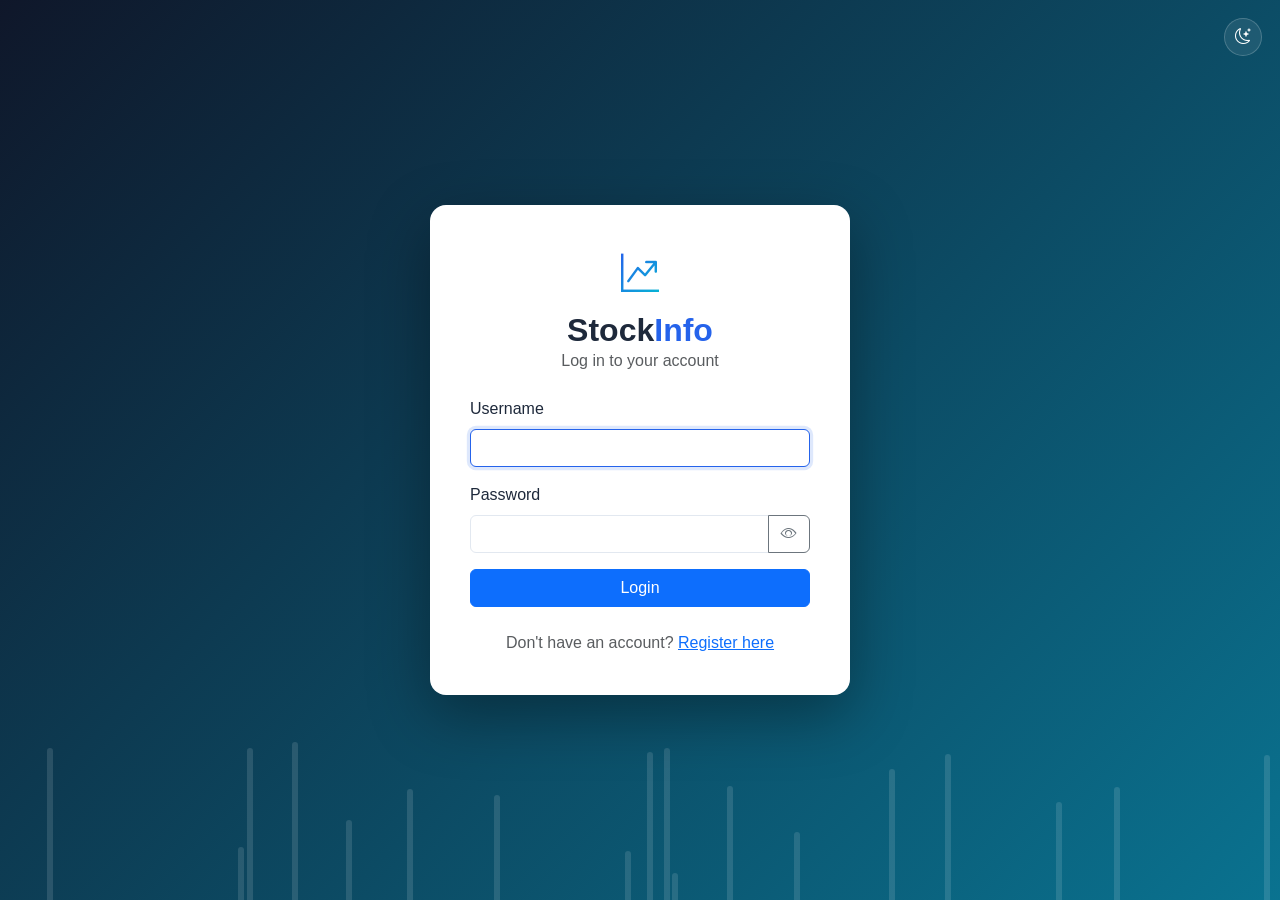
<file: stockinfo-frontend/index.html>
<!DOCTYPE html>
<html lang="en">
<head>
  <meta charset="UTF-8">
  <meta name="viewport" content="width=device-width, initial-scale=1.0">
  <title>Login | StockInfo</title>
  <link href="https://cdn.jsdelivr.net/npm/bootstrap@5.3.3/dist/css/bootstrap.min.css" rel="stylesheet">
  <link rel="stylesheet" href="https://cdn.jsdelivr.net/npm/bootstrap-icons@1.11.3/font/bootstrap-icons.css">
  <link rel="stylesheet" href="css/style.css">
</head>
<body>

<div class="auth-wrapper">
  <div class="auth-bg-bars" id="authBgBars"></div>

  <button class="theme-toggle-btn theme-toggle-floating" onclick="Theme.toggle()" title="Toggle dark/light mode">
    <i class="bi bi-moon-stars theme-toggle-icon"></i>
  </button>

  <div class="auth-card">
    <div class="text-center mb-4">
      <i class="bi bi-graph-up-arrow brand-icon"></i>
      <h2 class="mt-2 mb-0">Stock<span style="color:var(--primary)">Info</span></h2>
      <p class="text-muted mb-0">Log in to your account</p>
    </div>

    <div id="loginError" class="alert alert-danger d-none" role="alert"></div>

    <form id="loginForm">
      <div class="mb-3">
        <label class="form-label">Username</label>
        <input type="text" class="form-control" id="username" required autofocus>
      </div>
      <div class="mb-3">
        <label class="form-label">Password</label>
        <div class="input-group">
          <input type="password" class="form-control" id="password" required>
          <button class="btn btn-outline-secondary" type="button" id="togglePassword" tabindex="-1">
            <i class="bi bi-eye" id="togglePasswordIcon"></i>
          </button>
        </div>
      </div>
      <button type="submit" class="btn btn-primary w-100" id="loginBtn">
        <span id="loginBtnText">Login</span>
        <span id="loginSpinner" class="spinner-border spinner-border-sm d-none ms-1"></span>
      </button>
    </form>

    <p class="text-center mt-4 mb-0 text-muted">
      Don't have an account? <a href="register.html">Register here</a>
    </p>
  </div>
</div>

<script src="https://cdn.jsdelivr.net/npm/bootstrap@5.3.3/dist/js/bootstrap.bundle.min.js"></script>
<script src="js/api.js"></script>
<script>
  if (Auth.isLoggedIn()) {
    window.location.href = "dashboard.html";
  }
  Theme.updateIcons();

  (function renderBars() {
    const container = document.getElementById("authBgBars");
    const count = 18;
    for (let i = 0; i < count; i++) {
      const bar = document.createElement("span");
      const left = Math.random() * 100;
      const height = 40 + Math.random() * 140;
      const delay = Math.random() * 8;
      const duration = 6 + Math.random() * 6;
      bar.style.left = `${left}%`;
      bar.style.height = `${height}px`;
      bar.style.animationDelay = `${delay}s`;
      bar.style.animationDuration = `${duration}s`;
      container.appendChild(bar);
    }
  })();

  document.getElementById("togglePassword").addEventListener("click", () => {
    const pwd = document.getElementById("password");
    const icon = document.getElementById("togglePasswordIcon");
    const isHidden = pwd.type === "password";
    pwd.type = isHidden ? "text" : "password";
    icon.className = isHidden ? "bi bi-eye-slash" : "bi bi-eye";
  });

  document.getElementById("loginForm").addEventListener("submit", async (e) => {
    e.preventDefault();

    const errorBox = document.getElementById("loginError");
    const btn = document.getElementById("loginBtn");
    const btnText = document.getElementById("loginBtnText");
    const spinner = document.getElementById("loginSpinner");

    errorBox.classList.add("d-none");
    btn.disabled = true;
    btnText.textContent = "Logging in...";
    spinner.classList.remove("d-none");

    try {
      const username = document.getElementById("username").value.trim();
      const password = document.getElementById("password").value;
      await Auth.login(username, password);
      window.location.href = "dashboard.html";
    } catch (err) {
      errorBox.textContent = err.message || "Login failed. Please check your credentials.";
      errorBox.classList.remove("d-none");
      btn.disabled = false;
      btnText.textContent = "Login";
      spinner.classList.add("d-none");
    }
  });
</script>
</body>
</html>
</file>
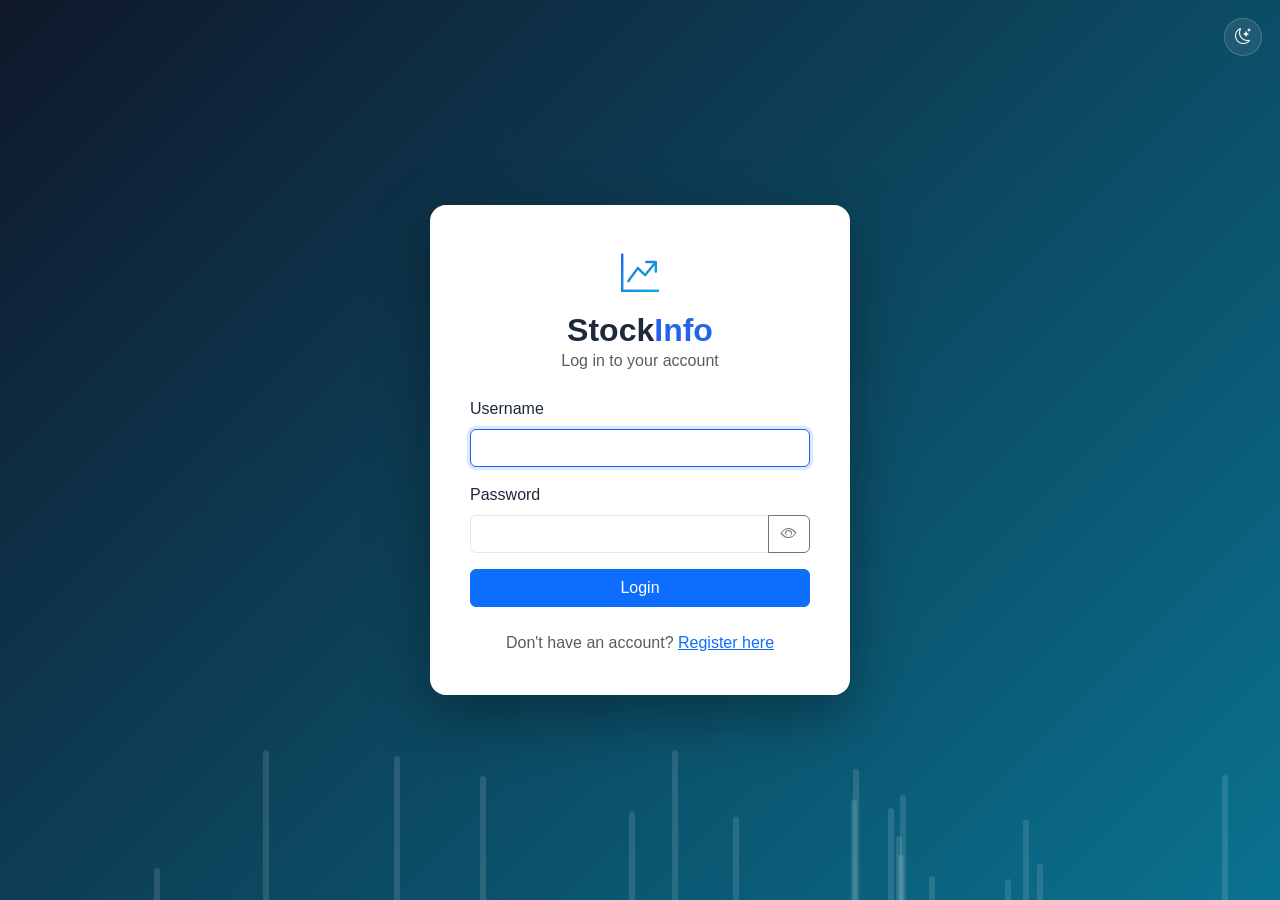
<file: stockinfo-frontend/admin.html>
<!DOCTYPE html>
<html lang="en">
<head>
<meta charset="UTF-8">
<meta name="viewport" content="width=device-width, initial-scale=1.0">
<title>Admin Panel | StockInfo</title>
<link href="https://cdn.jsdelivr.net/npm/bootstrap@5.3.3/dist/css/bootstrap.min.css" rel="stylesheet">
<link rel="stylesheet" href="https://cdn.jsdelivr.net/npm/bootstrap-icons@1.11.3/font/bootstrap-icons.css">
<link rel="stylesheet" href="css/style.css">
</head>
<body>

<div id="navbarContainer"></div>

<div class="container-fluid main-content">
  <h3 class="page-title">Admin Panel</h3>
  <p class="page-subtitle">Manage stocks, prices, and users</p>

  <div class="row g-3 mb-4" id="statsRow"></div>

  <ul class="nav nav-tabs mb-3">
    <li class="nav-item"><button class="nav-link active" data-bs-toggle="tab" data-bs-target="#stocksTab">Manage Stocks</button></li>
    <li class="nav-item"><button class="nav-link" data-bs-toggle="tab" data-bs-target="#usersTab">Users</button></li>
  </ul>

  <div class="tab-content">
    <!-- Stocks tab -->
    <div class="tab-pane fade show active" id="stocksTab">
      <div class="card p-3 mb-3">
        <h6 class="fw-bold mb-3">Add New Stock</h6>
        <form id="addStockForm" class="row g-2">
          <div class="col-md-2"><input class="form-control" id="newSymbol" placeholder="Symbol" required></div>
          <div class="col-md-3"><input class="form-control" id="newCompanyName" placeholder="Company Name" required></div>
          <div class="col-md-2"><input class="form-control" id="newSector" placeholder="Sector" required></div>
          <div class="col-md-2"><input class="form-control" id="newPrice" type="number" step="0.01" placeholder="Price" required></div>
          <div class="col-md-3"><button class="btn btn-primary w-100" type="submit">Add Stock</button></div>
        </form>
      </div>

      <div class="table-responsive">
        <table class=<table class="table table-hover align-middle">
          <thead>
            <tr><th>Symbol</th><th>Company</th><th>Sector</th><th>Price</th><th>Change</th><th>Update Price</th><th></th></tr>
          </thead>
          <tbody id="adminStocksBody"></tbody>
        </table>
      </div>
    </div>

    <!-- Users tab -->
    <div class="tab-pane fade" id="usersTab">
      <div class="table-responsive">
        <table class="table table-hover align-middle">
          <thead>
            <tr><th>Name</th><th>Username</th><th>Email</th><th>Role</th><th>Wallet Balance</th></tr>
          </thead>
          <tbody id="usersBody"></tbody>
        </table>
      </div>
    </div>
  </div>
</div>

<div class="toast-container position-fixed bottom-0 end-0 p-3">
  <div id="appToast" class="toast text-bg-success" role="alert">
    <div class="d-flex">
      <div class="toast-body"></div>
      <button type="button" class="btn-close btn-close-white me-2 m-auto" data-bs-dismiss="toast"></button>
    </div>
  </div>
</div>

<script src="https://cdn.jsdelivr.net/npm/bootstrap@5.3.3/dist/js/bootstrap.bundle.min.js"></script>
<script src="js/api.js"></script>
<script src="js/admin.js"></script>
</body>
</html>
</file>
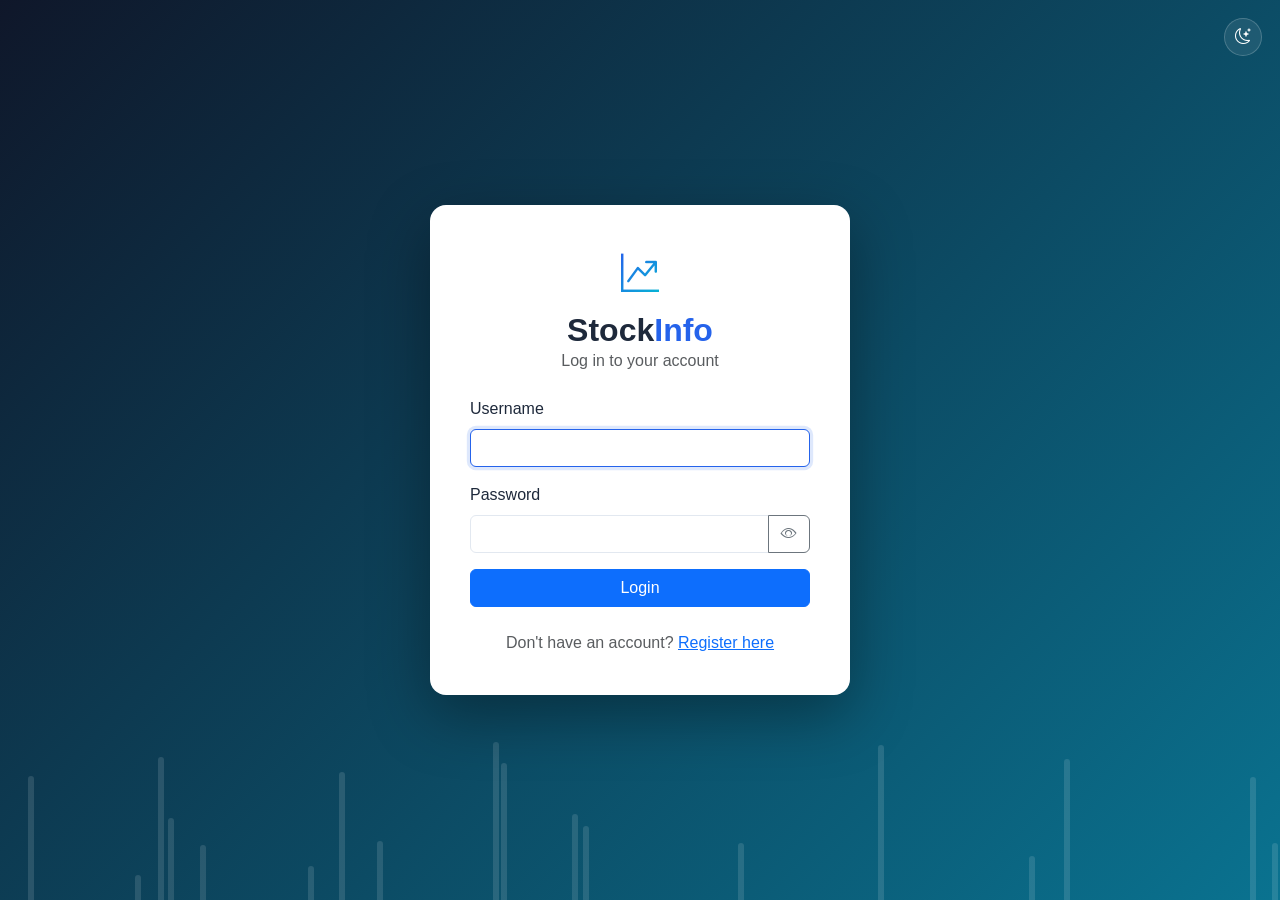
<file: stockinfo-frontend/dashboard.html>
<!DOCTYPE html>
<html lang="en">
<head>
    <meta charset="UTF-8">
    <meta name="viewport" content="width=device-width, initial-scale=1.0">
    <title>Dashboard | StockInfo</title>
    <link href="https://cdn.jsdelivr.net/npm/bootstrap@5.3.3/dist/css/bootstrap.min.css" rel="stylesheet">
    <link rel="stylesheet" href="https://cdn.jsdelivr.net/npm/bootstrap-icons@1.11.3/font/bootstrap-icons.css">
    <link rel="stylesheet" href="css/style.css">
</head>
<body>

<div id="navbarContainer"></div>

<div class="container-fluid main-content">
    <h3 class="page-title">Dashboard</h3>
    <p class="page-subtitle">Your portfolio at a glance</p>

    <div id="loadingWrap" class="spinner-wrap"><div class="spinner-border text-primary"></div></div>

    <div id="dashboardContent" class="d-none">

        <div class="row g-3 mb-4">
            <div class="col-md-3 col-6">
                <div class="stat-card dark">
                    <div class="stat-label">Wallet Balance</div>
                    <div class="stat-value" id="walletBalance">₹0.00</div>
                </div>
            </div>
            <div class="col-md-3 col-6">
                <div class="stat-card">
                    <div class="stat-label">Portfolio Value</div>
                    <div class="stat-value" id="portfolioValue">₹0.00</div>
                </div>
            </div>
            <div class="col-md-3 col-6">
                <div class="stat-card" id="plCard">
                    <div class="stat-label">Total Profit/Loss</div>
                    <div class="stat-value" id="totalPL">₹0.00</div>
                </div>
            </div>
            <div class="col-md-3 col-6">
                <div class="stat-card dark">
                    <div class="stat-label">Holdings / Watchlist</div>
                    <div class="stat-value"><span id="holdingsCount">0</span> / <span id="watchlistCount">0</span></div>
                </div>
            </div>
        </div>

        <div class="row g-3">
            <div class="col-lg-7">
                <div class="card p-3 h-100">
                    <h6 class="fw-bold mb-3"><i class="bi bi-briefcase me-1"></i>Top Holdings</h6>
                    <div class="table-responsive">
                        <table class="table table-hover align-middle mb-0">
                            <thead>
                            <tr><th>Stock</th><th>Qty</th><th>Avg Price</th><th>Current</th><th>P&L</th></tr>
                            </thead>
                            <tbody id="topHoldingsBody">
                            <tr><td colspan="5" class="text-center text-muted">No holdings yet</td></tr>
                            </tbody>
                        </table>
                    </div>
                    <a href="portfolio.html" class="btn btn-sm btn-outline-primary mt-2 align-self-start">View Full Portfolio</a>
                </div>
            </div>

            <div class="col-lg-5">
                <div class="card p-3 h-100">
                    <h6 class="fw-bold mb-3"><i class="bi bi-clock-history me-1"></i>Recent Transactions</h6>
                    <ul class="list-group list-group-flush" id="recentTxnList">
                        <li class="list-group-item text-center text-muted">No transactions yet</li>
                    </ul>
                    <a href="transactions.html" class="btn btn-sm btn-outline-primary mt-2 align-self-start">View All</a>
                </div>
            </div>
        </div>

        <div class="text-center mt-4">
            <a href="stocks.html" class="btn btn-primary"><i class="bi bi-graph-up me-1"></i>Explore Market &amp; Buy Stocks</a>
        </div>
    </div>
</div>

<div class="toast-container position-fixed bottom-0 end-0 p-3">
    <div id="appToast" class="toast text-bg-success" role="alert">
        <div class="d-flex">
            <div class="toast-body"></div>
            <button type="button" class="btn-close btn-close-white me-2 m-auto" data-bs-dismiss="toast"></button>
        </div>
    </div>
</div>

<script src="https://cdn.jsdelivr.net/npm/bootstrap@5.3.3/dist/js/bootstrap.bundle.min.js"></script>
<script src="js/api.js"></script>
<script src="js/dashboard.js"></script>
</body>
</html>
</file>
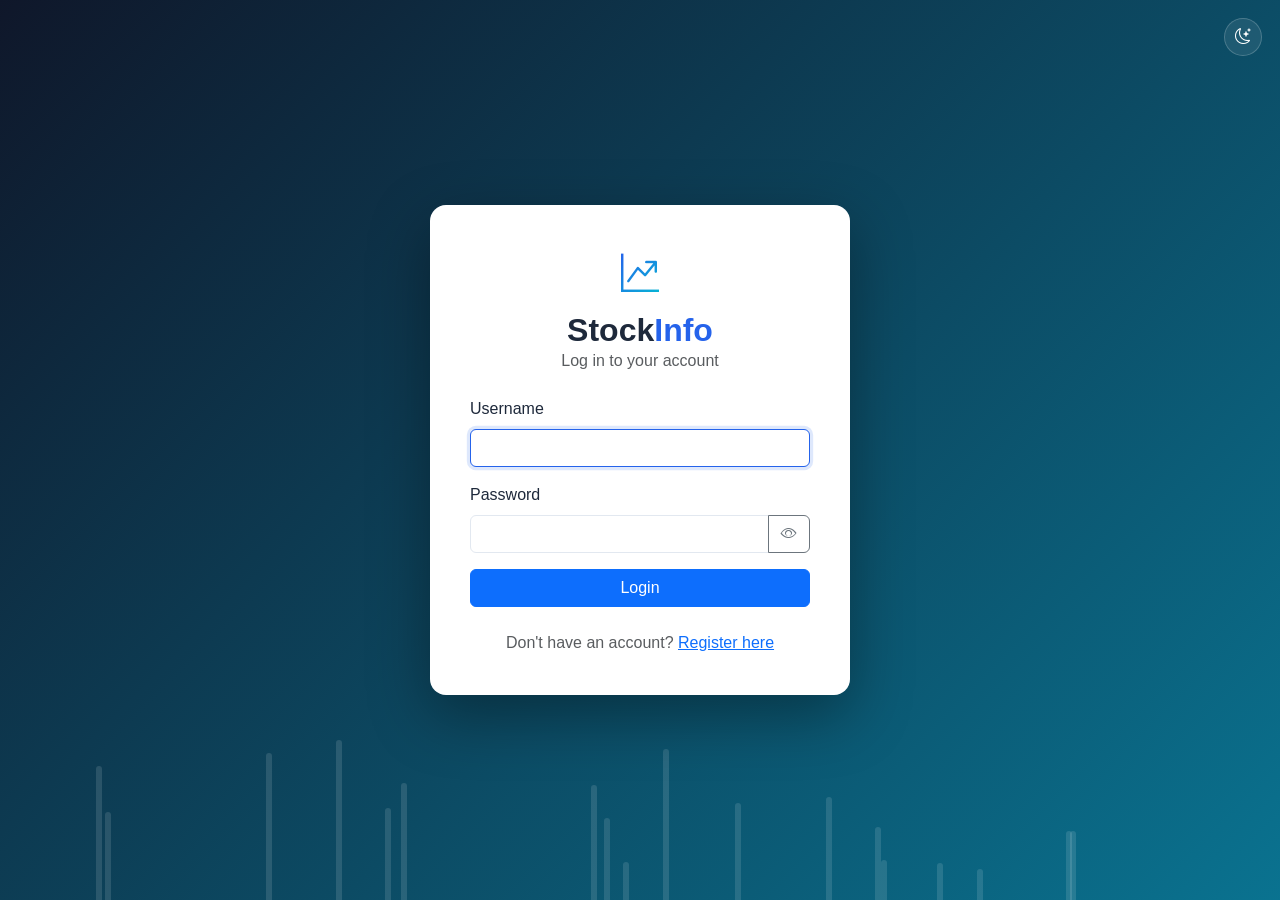
<file: stockinfo-frontend/portfolio.html>
<!DOCTYPE html>
<html lang="en">
<head>
    <meta charset="UTF-8">
    <meta name="viewport" content="width=device-width, initial-scale=1.0">
    <title>Portfolio | StockInfo</title>
    <link href="https://cdn.jsdelivr.net/npm/bootstrap@5.3.3/dist/css/bootstrap.min.css" rel="stylesheet">
    <link rel="stylesheet" href="https://cdn.jsdelivr.net/npm/bootstrap-icons@1.11.3/font/bootstrap-icons.css">
    <link rel="stylesheet" href="css/style.css">
</head>
<body>

<div id="navbarContainer"></div>

<div class="container-fluid main-content">
    <h3 class="page-title">My Portfolio</h3>
    <p class="page-subtitle">All your current holdings</p>

    <div id="loadingWrap" class="spinner-wrap"><div class="spinner-border text-primary"></div></div>

    <div id="portfolioContent" class="d-none">

        <div class="row g-3 mb-4">
            <div class="col-md-4 col-6">
                <div class="stat-card dark">
                    <div class="stat-label">Total Invested</div>
                    <div class="stat-value" id="totalInvested">₹0.00</div>
                </div>
            </div>
            <div class="col-md-4 col-6">
                <div class="stat-card">
                    <div class="stat-label">Current Value</div>
                    <div class="stat-value" id="currentValue">₹0.00</div>
                </div>
            </div>
            <div class="col-md-4 col-12">
                <div class="stat-card" id="plCard">
                    <div class="stat-label">Total P&L</div>
                    <div class="stat-value" id="totalPL">₹0.00</div>
                </div>
            </div>
        </div>

        <div class="table-responsive">
            <table class="table table-hover align-middle mb-0">
                <thead>
                <tr>
                    <th>Stock</th><th>Qty</th><th>Avg Price</th><th>Current Price</th>
                    <th>Invested</th><th>Current Value</th><th>P&L</th><th class="text-center">Action</th>
                </tr>
                </thead>
                <tbody id="portfolioBody">
                <tr><td colspan="8" class="text-center text-muted">No holdings yet</td></tr>
                </tbody>
            </table>
        </div>

        <div class="text-center mt-3">
            <a href="stocks.html" class="btn btn-primary"><i class="bi bi-graph-up me-1"></i>Explore Market to Buy More</a>
        </div>
    </div>
</div>

<div class="modal fade" id="sellModal" tabindex="-1">
    <div class="modal-dialog">
        <div class="modal-content">
            <div class="modal-header">
                <h5 class="modal-title">Sell <span id="sellSymbol"></span></h5>
                <button type="button" class="btn-close" data-bs-dismiss="modal"></button>
            </div>
            <div class="modal-body">
                <p class="mb-1">Current Price: <strong id="sellPrice"></strong></p>
                <p class="mb-1 text-muted">You own: <span id="sellOwned"></span> shares</p>
                <div class="mb-3">
                    <label class="form-label">Quantity to Sell</label>
                    <input type="number" id="sellQty" class="form-control" min="1" value="1">
                </div>
                <p class="mb-0">Estimated Proceeds: <strong id="sellTotal"></strong></p>
                <div id="sellError" class="alert alert-danger mt-2 d-none"></div>
            </div>
            <div class="modal-footer">
                <button class="btn btn-secondary" data-bs-dismiss="modal">Cancel</button>
                <button class="btn btn-danger" id="confirmSellBtn">Confirm Sell</button>
            </div>
        </div>
    </div>
</div>

<div class="toast-container position-fixed bottom-0 end-0 p-3">
    <div id="appToast" class="toast text-bg-success" role="alert">
        <div class="d-flex">
            <div class="toast-body"></div>
            <button type="button" class="btn-close btn-close-white me-2 m-auto" data-bs-dismiss="toast"></button>
        </div>
    </div>
</div>

<script src="https://cdn.jsdelivr.net/npm/bootstrap@5.3.3/dist/js/bootstrap.bundle.min.js"></script>
<script src="js/api.js"></script>
<script src="js/portfolio.js"></script>
</body>
</html>
</file>
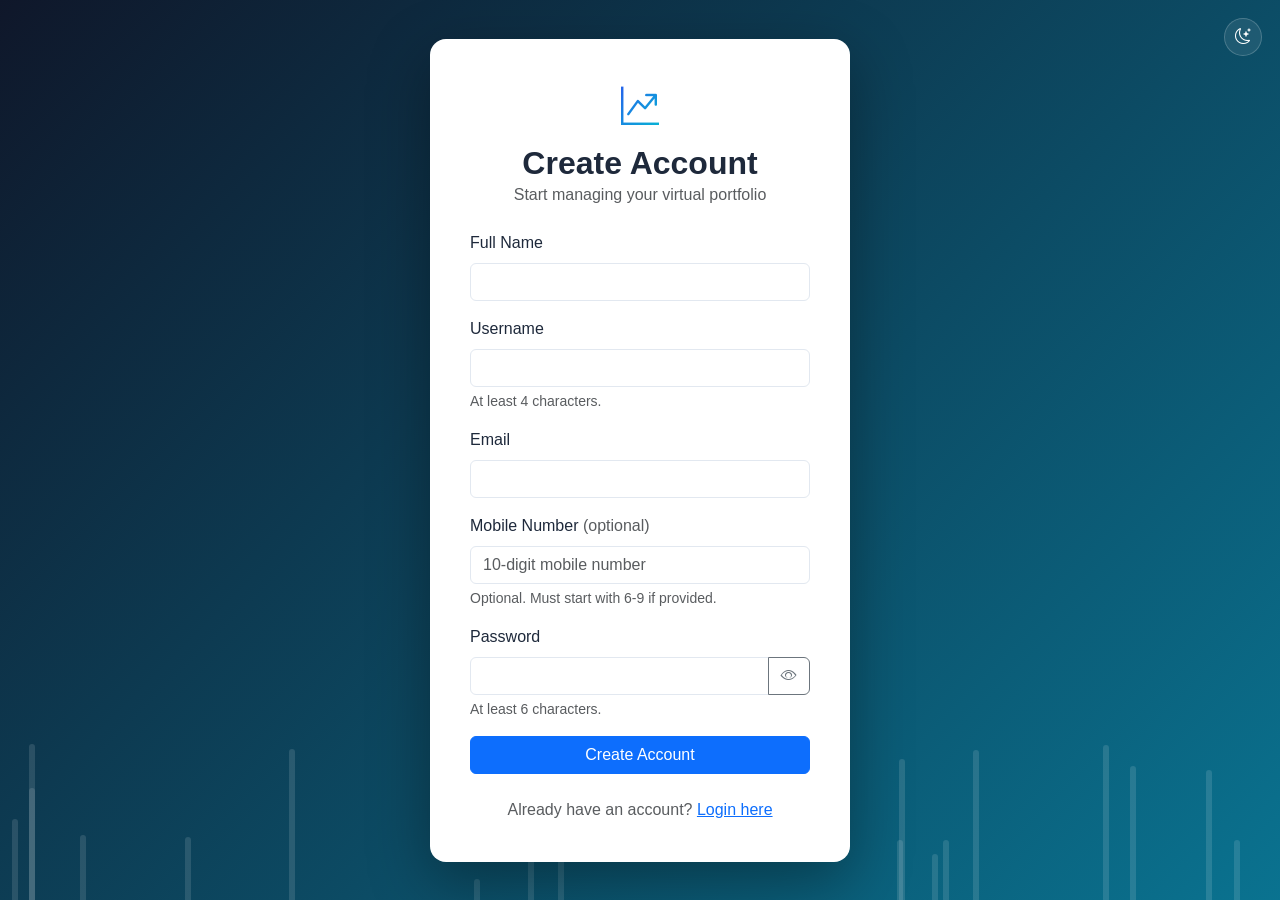
<file: stockinfo-frontend/register.html>
<!DOCTYPE html>
<html lang="en">
<head>
<meta charset="UTF-8">
<meta name="viewport" content="width=device-width, initial-scale=1.0">
<title>Register | StockInfo</title>
<link href="https://cdn.jsdelivr.net/npm/bootstrap@5.3.3/dist/css/bootstrap.min.css" rel="stylesheet">
<link rel="stylesheet" href="https://cdn.jsdelivr.net/npm/bootstrap-icons@1.11.3/font/bootstrap-icons.css">
<link rel="stylesheet" href="css/style.css">
</head>
<body>

<div class="auth-wrapper">
  <div class="auth-bg-bars" id="authBgBars"></div>

  <button class="theme-toggle-btn theme-toggle-floating" onclick="Theme.toggle()" title="Toggle dark/light mode">
    <i class="bi bi-moon-stars theme-toggle-icon"></i>
  </button>


  <div class="auth-card">
    <div class="text-center mb-4">
      <i class="bi bi-graph-up-arrow brand-icon"></i>
      <h2 class="mt-2 mb-0">Create Account</h2>
      <p class="text-muted mb-0">Start managing your virtual portfolio</p>
    </div>

    <div id="regError" class="alert alert-danger d-none" role="alert"></div>
    <div id="regSuccess" class="alert alert-success d-none" role="alert"></div>

    <form id="registerForm">
      <div class="mb-3">
        <label class="form-label">Full Name</label>
        <input type="text" class="form-control" id="fullName" required>
      </div>
      <div class="mb-3">
        <label class="form-label">Username</label>
        <input type="text" class="form-control" id="username" minlength="4" required>
        <div class="form-text">At least 4 characters.</div>
      </div>
      <div class="mb-3">
        <label class="form-label">Email</label>
        <input type="email" class="form-control" id="email" required>
      </div>
      <div class="mb-3">
        <label class="form-label">Mobile Number <span class="text-muted">(optional)</span></label>
        <input type="tel" class="form-control" id="phoneNumber" pattern="[6-9][0-9]{9}" maxlength="10" placeholder="10-digit mobile number">
        <div class="form-text">Optional. Must start with 6-9 if provided.</div>
      </div>
      <div class="mb-3">
        <label class="form-label">Password</label>
        <div class="input-group">
          <input type="password" class="form-control" id="password" minlength="6" required>
          <button class="btn btn-outline-secondary" type="button" id="togglePassword" tabindex="-1">
            <i class="bi bi-eye" id="togglePasswordIcon"></i>
          </button>
        </div>
        <div class="form-text">At least 6 characters.</div>
      </div>
      <button type="submit" class="btn btn-primary w-100" id="registerBtn">
        <span id="registerBtnText">Create Account</span>
        <span id="registerSpinner" class="spinner-border spinner-border-sm d-none ms-1"></span>
      </button>
    </form>

    <p class="text-center mt-4 mb-0 text-muted">
      Already have an account? <a href="index.html">Login here</a>
    </p>
  </div>
</div>

<script src="https://cdn.jsdelivr.net/npm/bootstrap@5.3.3/dist/js/bootstrap.bundle.min.js"></script>
<script src="js/api.js"></script>
<script>
  if (Auth.isLoggedIn()) {
    window.location.href = "dashboard.html";
  }
  Theme.updateIcons();

  (function renderBars() {
    const container = document.getElementById("authBgBars");
    const count = 18;
    for (let i = 0; i < count; i++) {
      const bar = document.createElement("span");
      const left = Math.random() * 100;
      const height = 40 + Math.random() * 140;
      const delay = Math.random() * 8;
      const duration = 6 + Math.random() * 6;
      bar.style.left = `${left}%`;
      bar.style.height = `${height}px`;
      bar.style.animationDelay = `${delay}s`;
      bar.style.animationDuration = `${duration}s`;
      container.appendChild(bar);
    }
  })();







  document.getElementById("togglePassword").addEventListener("click", () => {
    const pwd = document.getElementById("password");
    const icon = document.getElementById("togglePasswordIcon");
    const isHidden = pwd.type === "password";
    pwd.type = isHidden ? "text" : "password";
    icon.className = isHidden ? "bi bi-eye-slash" : "bi bi-eye";
  });

  document.getElementById("registerForm").addEventListener("submit", async (e) => {
    e.preventDefault();

    const errorBox = document.getElementById("regError");
    const successBox = document.getElementById("regSuccess");
    const btn = document.getElementById("registerBtn");
    const btnText = document.getElementById("registerBtnText");
    const spinner = document.getElementById("registerSpinner");

    errorBox.classList.add("d-none");
    successBox.classList.add("d-none");
    btn.disabled = true;
    btnText.textContent = "Creating account...";
    spinner.classList.remove("d-none");

    try {
      await Auth.register({
        fullName: document.getElementById("fullName").value.trim(),
        username: document.getElementById("username").value.trim(),
        email: document.getElementById("email").value.trim(),
        phoneNumber: document.getElementById("phoneNumber").value.trim(),
        password: document.getElementById("password").value
      });

      successBox.textContent = "Account created! Redirecting to login...";
      successBox.classList.remove("d-none");
      setTimeout(() => window.location.href = "index.html", 1200);
    } catch (err) {
      errorBox.textContent = err.message || "Registration failed. Please try again.";
      errorBox.classList.remove("d-none");
      btn.disabled = false;
      btnText.textContent = "Create Account";
      spinner.classList.add("d-none");
    }
  });
</script>
</body>
</html>
</file>
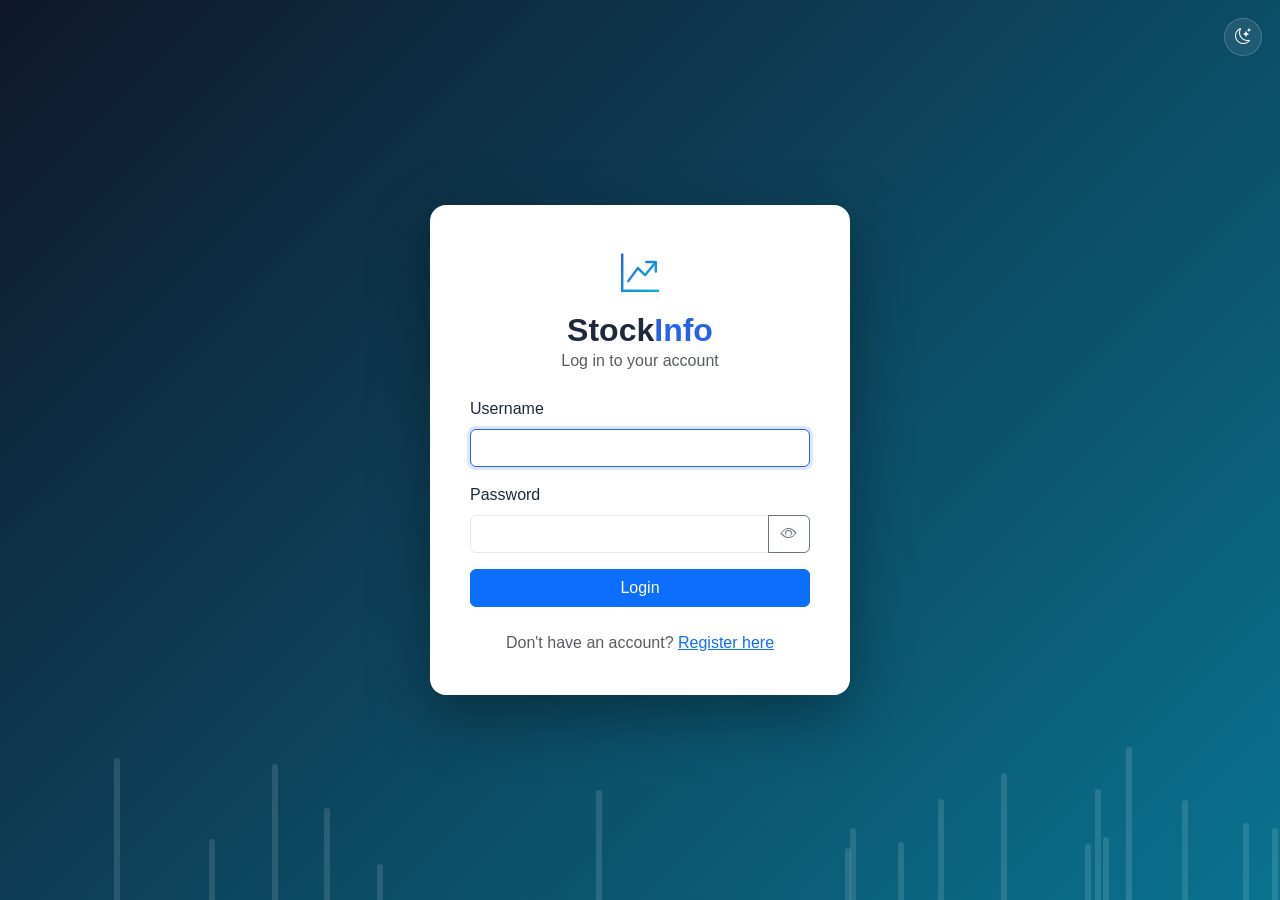
<file: stockinfo-frontend/transactions.html>
<!DOCTYPE html>
<html lang="en">
<head>
<meta charset="UTF-8">
<meta name="viewport" content="width=device-width, initial-scale=1.0">
<title>Transactions | StockInfo</title>
<link href="https://cdn.jsdelivr.net/npm/bootstrap@5.3.3/dist/css/bootstrap.min.css" rel="stylesheet">
<link rel="stylesheet" href="https://cdn.jsdelivr.net/npm/bootstrap-icons@1.11.3/font/bootstrap-icons.css">
<link rel="stylesheet" href="css/style.css">
</head>
<body>

<div id="navbarContainer"></div>

<div class="container-fluid main-content">
  <h3 class="page-title">Transaction History</h3>
  <p class="page-subtitle">All your buy/sell activity</p>

  <div id="loadingWrap" class="spinner-wrap"><div class="spinner-border text-primary"></div></div>

  <div class="table-responsive d-none" id="tableWrap">
    <table class=<"table class="table table-hover align-middle">
      <thead>
        <tr><th>Date</th><th>Stock</th><th>Type</th><th>Qty</th><th>Price/Unit</th><th>Total</th></tr>
      </thead>
      <tbody id="txnBody"></tbody>
    </table>
  </div>
</div>

<script src="https://cdn.jsdelivr.net/npm/bootstrap@5.3.3/dist/js/bootstrap.bundle.min.js"></script>
<script src="js/api.js"></script>
<script>
  Auth.requireLogin();
  renderNavbar("transactions");

  async function loadTransactions() {
    try {
      const txns = await Api.get("/transactions");
      const body = document.getElementById("txnBody");
      if (!txns || txns.length === 0) {
        body.innerHTML = `<tr><td colspan="6" class="text-center text-muted">No transactions yet</td></tr>`;
      } else {
        body.innerHTML = txns.map(t => `
          <tr>
            <td>${new Date(t.transactionDate).toLocaleString()}</td>
            <td><span class="stock-symbol">${t.symbol}</span><br><small class="text-muted">${t.companyName}</small></td>
            <td><span class="badge ${t.type === 'BUY' ? 'bg-success' : 'bg-danger'}">${t.type}</span></td>
            <td>${t.quantity}</td>
            <td>${formatCurrency(t.pricePerUnit)}</td>
            <td>${formatCurrency(t.totalAmount)}</td>
          </tr>
        `).join("");
      }
    } catch (err) {
      showToast(err.message, true);
    } finally {
      document.getElementById("loadingWrap").classList.add("d-none");
      document.getElementById("tableWrap").classList.remove("d-none");
    }
  }

  loadTransactions();
</script>
</body>
</html>
</file>
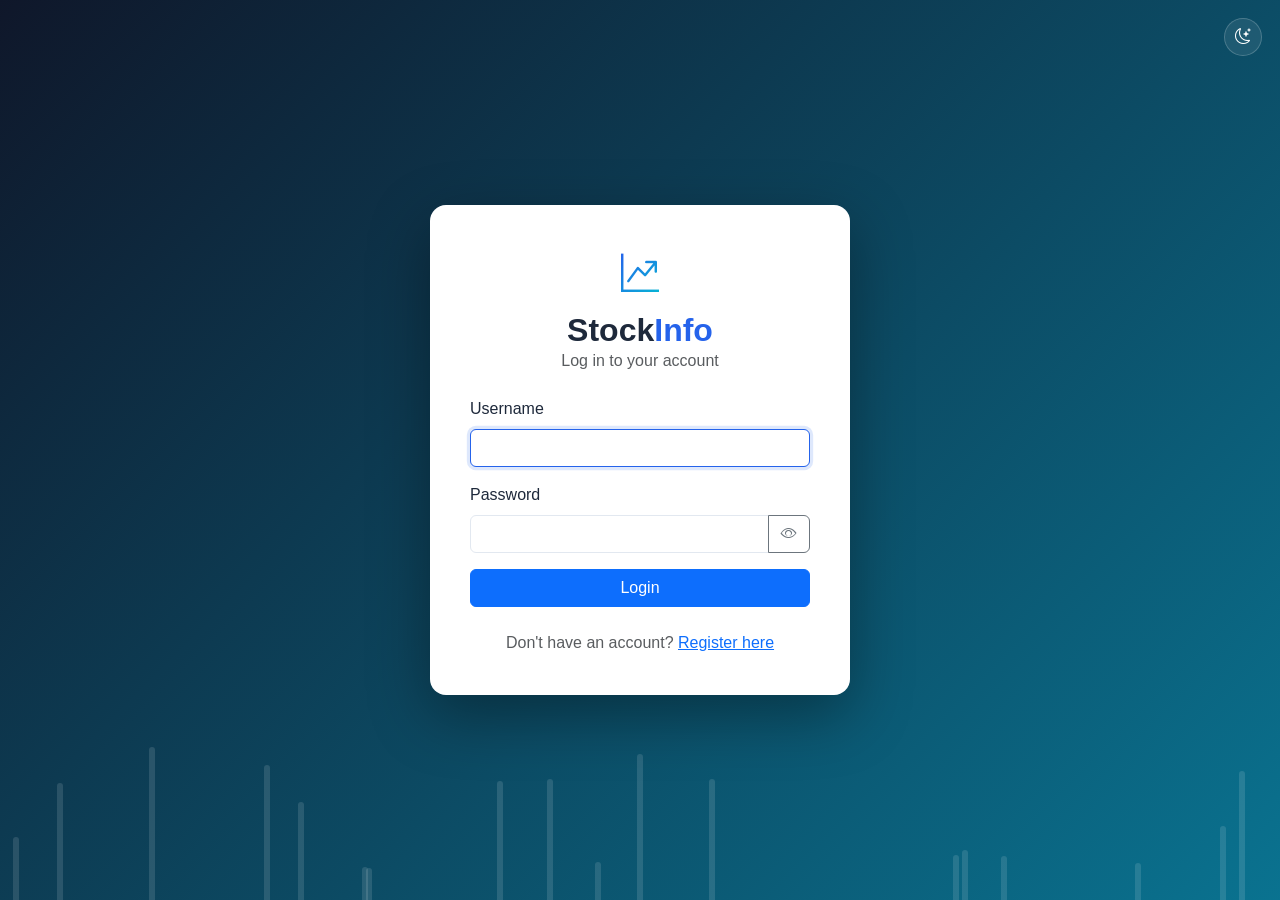
<file: stockinfo-frontend/watchlist.html>
<!DOCTYPE html>
<html lang="en">
<head>
    <meta charset="UTF-8">
    <meta name="viewport" content="width=device-width, initial-scale=1.0">
    <title>Watchlist | StockInfo</title>
    <link href="https://cdn.jsdelivr.net/npm/bootstrap@5.3.3/dist/css/bootstrap.min.css" rel="stylesheet">
    <link rel="stylesheet" href="https://cdn.jsdelivr.net/npm/bootstrap-icons@1.11.3/font/bootstrap-icons.css">
    <link rel="stylesheet" href="css/style.css">
</head>
<body>

<div id="navbarContainer"></div>

<div class="container-fluid main-content">
    <h3 class="page-title">Watchlist</h3>
    <p class="page-subtitle">Stocks you're keeping an eye on <span class="live-dot"></span></p>

    <div id="loadingWrap" class="spinner-wrap"><div class="spinner-border text-primary"></div></div>

    <div id="watchlistContent" class="d-none">
        <div class="table-responsive">
            <table class="table table-hover align-middle mb-0">
                <thead>
                <tr><th>Stock</th><th class="text-end">Price</th><th class="text-end">Change</th><th class="text-center">Action</th></tr>
                </thead>
                <tbody id="watchlistBody"></tbody>
            </table>
        </div>
        <div class="text-center mt-3">
            <a href="stocks.html" class="btn btn-primary"><i class="bi bi-graph-up me-1"></i>Browse Market to Add More</a>
        </div>
    </div>
</div>

<div class="toast-container position-fixed bottom-0 end-0 p-3">
    <div id="appToast" class="toast text-bg-success" role="alert">
        <div class="d-flex">
            <div class="toast-body"></div>
            <button type="button" class="btn-close btn-close-white me-2 m-auto" data-bs-dismiss="toast"></button>
        </div>
    </div>
</div>

<script src="https://cdn.jsdelivr.net/npm/bootstrap@5.3.3/dist/js/bootstrap.bundle.min.js"></script>
<script src="js/api.js"></script>
<script src="js/watchlist.js"></script>
</body>
</html>
</file>
<file: stockinfo-frontend/css/style.css>
/* ==================== THEME SYSTEM ==================== */
:root {
  --primary: #2563eb;
  --primary-dark: #1d4ed8;
  --primary-light: #60a5fa;
  --green: #16a34a;
  --red: #dc2626;

  --bg-body: #f4f6fa;
  --bg-card: #ffffff;
  --bg-navbar: #0f172a;
  --bg-hover: #f1f5f9;
  --bg-input: #ffffff;

  --text-main: #1e293b;
  --text-muted: #64748b;
  --border-color: #e2e8f0;
}

[data-theme="dark"] {
  --bg-body: #0b1220;
  --bg-card: #161f32;
  --bg-navbar: #05070d;
  --bg-hover: #1e293b;
  --bg-input: #1e293b;

  --text-main: #e2e8f0;
  --text-muted: #94a3b8;
  --border-color: #2d3b52;
}

* { transition: background-color 0.25s ease, color 0.25s ease, border-color 0.25s ease; }

body {
  background-color: var(--bg-body);
  color: var(--text-main);
  font-family: 'Segoe UI', Roboto, Arial, sans-serif;
}

.theme-toggle-btn {
  width: 38px;
  height: 38px;
  border-radius: 50%;
  border: 1px solid rgba(255,255,255,0.2);
  background: rgba(255,255,255,0.08);
  color: #fff;
  display: flex;
  align-items: center;
  justify-content: center;
  cursor: pointer;
}
.theme-toggle-btn:hover { background: rgba(255,255,255,0.18); }
.theme-toggle-floating {
  position: fixed;
  top: 18px;
  right: 18px;
  z-index: 1055;
}

.navbar-brand {
  font-weight: 700;
  letter-spacing: 0.5px;
}
.navbar-brand span {
  color: var(--primary-light);
}

.card {
  border: none;
  border-radius: 12px;
  background-color: var(--bg-card);
  color: var(--text-main);
  box-shadow: 0 2px 10px rgba(0,0,0,0.08);
}
.stat-card {
  border-radius: 14px;
  padding: 20px;
  color: #fff;
  background: linear-gradient(135deg, #2563eb, #1d4ed8);
}
.stat-card.green { background: linear-gradient(135deg, #16a34a, #0f7c38); }
.stat-card.red { background: linear-gradient(135deg, #dc2626, #a71d1d); }
.stat-card.dark { background: linear-gradient(135deg, #1e293b, #0b1220); }

.stat-card .stat-label {
  font-size: 0.8rem;
  opacity: 0.85;
  text-transform: uppercase;
  letter-spacing: 0.5px;
}
.stat-card .stat-value {
  font-size: 1.6rem;
  font-weight: 700;
}

.text-gain { color: var(--green) !important; font-weight: 600; }
.text-loss { color: var(--red) !important; font-weight: 600; }

.badge-buy { background-color: var(--green); }
.badge-hold { background-color: #d97706; }
.badge-sell { background-color: var(--red); }

.auth-wrapper {
  min-height: 100vh;
  display: flex;
  align-items: center;
  justify-content: center;
  position: relative;
  overflow: hidden;
  background: linear-gradient(-45deg, #0f172a, #1d4ed8, #0891b2, #0f172a);
  background-size: 400% 400%;
  animation: gradientFlow 15s ease infinite;
}
@keyframes gradientFlow {
  0% { background-position: 0% 50%; }
  50% { background-position: 100% 50%; }
  100% { background-position: 0% 50%; }
}

.auth-bg-bars {
  position: absolute;
  inset: 0;
  overflow: hidden;
  pointer-events: none;
}
.auth-bg-bars span {
  position: absolute;
  bottom: -20px;
  width: 6px;
  border-radius: 3px;
  background: rgba(255,255,255,0.12);
  animation: floatUp 8s ease-in infinite;
}
@keyframes floatUp {
  0% { transform: translateY(0); opacity: 0; }
  10% { opacity: 1; }
  100% { transform: translateY(-120vh); opacity: 0; }
}

.auth-card {
  width: 100%;
  max-width: 420px;
  background: var(--bg-card);
  color: var(--text-main);
  border-radius: 16px;
  padding: 40px;
  box-shadow: 0 20px 60px rgba(0,0,0,0.35);
  position: relative;
  z-index: 2;
  animation: cardRise 0.6s ease;
}
@keyframes cardRise {
  from { opacity: 0; transform: translateY(20px); }
  to { opacity: 1; transform: translateY(0); }
}
.auth-card h2 {
  font-weight: 700;
}
.auth-card .brand-icon {
  font-size: 2.4rem;
  background: linear-gradient(135deg, var(--primary), #06b6d4);
  -webkit-background-clip: text;
  -webkit-text-fill-color: transparent;
}
.auth-card .form-control {
  background-color: var(--bg-input);
  color: var(--text-main);
  border-color: var(--border-color);
}
.auth-card .form-control:focus {
  border-color: var(--primary);
  box-shadow: 0 0 0 0.2rem rgba(37, 99, 235, 0.15);
}

.table {
  color: var(--text-main);
}
.table > :not(caption) > * > * {
  background-color: transparent;
  color: inherit;
  border-bottom-color: var(--border-color);
}
.table td, .table th {
  vertical-align: middle;
}
.table-hover tbody tr:hover {
  background-color: var(--bg-hover);
  cursor: pointer;
}

.form-control, .form-select {
  background-color: var(--bg-input);
  color: var(--text-main);
  border-color: var(--border-color);
}
.form-control:focus, .form-select:focus {
  background-color: var(--bg-input);
  color: var(--text-main);
}

.stock-symbol {
  font-weight: 700;
  letter-spacing: 0.3px;
}

.spinner-wrap {
  display: flex;
  justify-content: center;
  padding: 40px 0;
}

.sidebar {
  min-height: calc(100vh - 56px);
  background: var(--bg-navbar);
  padding-top: 20px;
}
.sidebar a {
  display: block;
  color: #cbd5e1;
  padding: 12px 20px;
  text-decoration: none;
  border-left: 3px solid transparent;
  font-size: 0.95rem;
}
.sidebar a:hover, .sidebar a.active {
  background: rgba(255,255,255,0.05);
  color: #fff;
  border-left-color: var(--primary);
}
.sidebar a i {
  width: 22px;
  display: inline-block;
}

.main-content {
  padding: 24px;
}

.page-title {
  font-weight: 700;
  margin-bottom: 4px;
  color: var(--text-main);
}
.page-subtitle {
  color: var(--text-muted);
  margin-bottom: 24px;
}

@media (max-width: 768px) {
  .sidebar { min-height: auto; }
}

.price-cell {
  transition: background-color 0.3s ease;
  border-radius: 4px;
  padding: 2px 6px;
}
.flash-green { animation: flashGreen 1.2s ease; }
.flash-red { animation: flashRed 1.2s ease; }
@keyframes flashGreen {
  0% { background-color: rgba(22, 163, 74, 0.35); }
  100% { background-color: transparent; }
}
@keyframes flashRed {
  0% { background-color: rgba(220, 38, 38, 0.35); }
  100% { background-color: transparent; }
}

.live-dot {
  display: inline-block;
  width: 8px;
  height: 8px;
  background: #16a34a;
  border-radius: 50%;
  animation: pulseDot 1.5s infinite;
}
@keyframes pulseDot {
  0% { box-shadow: 0 0 0 0 rgba(22, 163, 74, 0.5); }
  70% { box-shadow: 0 0 0 6px rgba(22, 163, 74, 0); }
  100% { box-shadow: 0 0 0 0 rgba(22, 163, 74, 0); }
}
</file>
